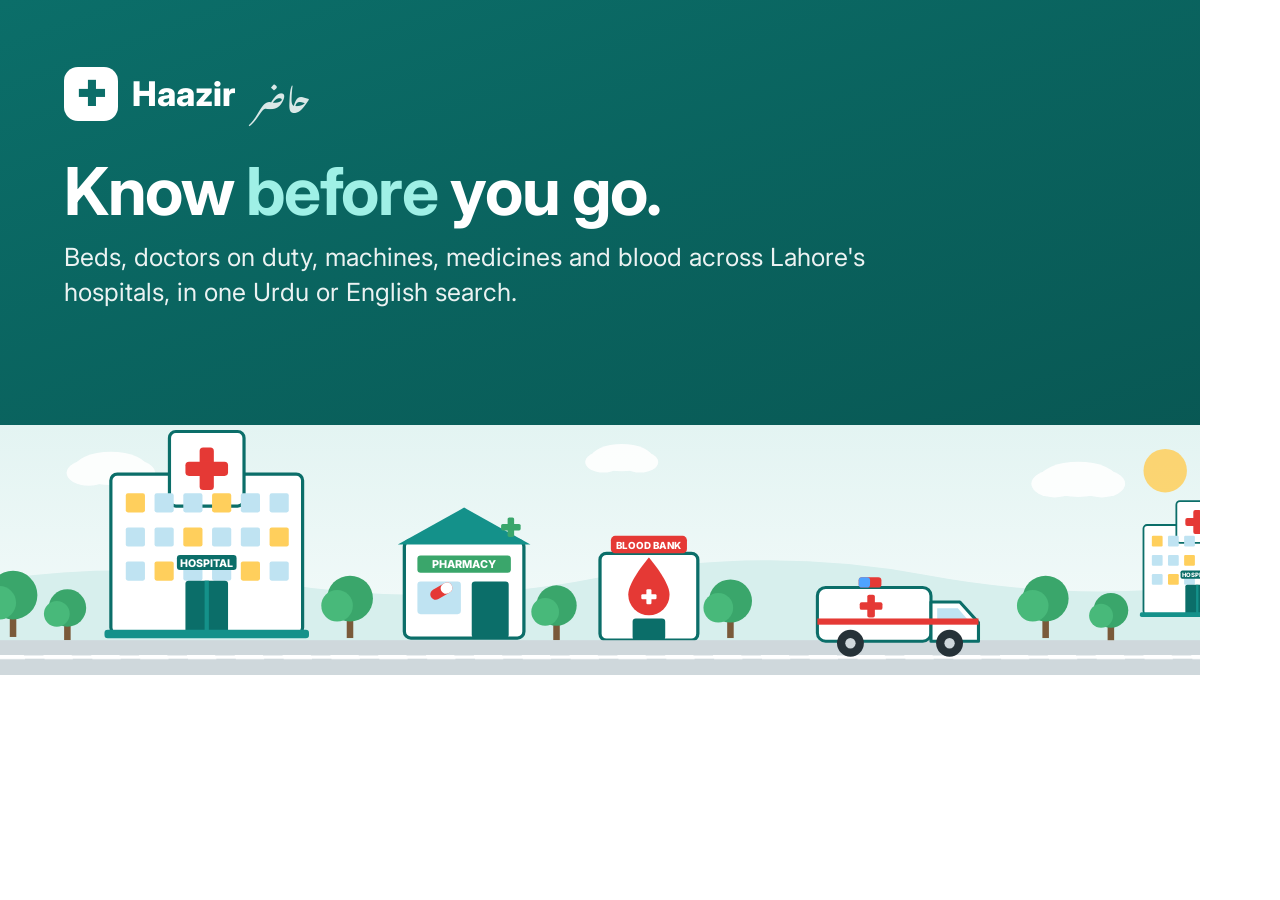
<file: media/cover.html>
<!doctype html>
<html><head><meta charset="utf-8"><title>Haazir cover</title>
<link href="https://fonts.googleapis.com/css2?family=Inter:wght@500;700;800&family=Noto+Nastaliq+Urdu:wght@700&display=swap" rel="stylesheet">
<style>
  html, body { margin: 0; width: 1200px; height: 675px; overflow: hidden; font-family: Inter, sans-serif; }
  .wrap { position: relative; width: 1200px; height: 675px; background: linear-gradient(160deg, #0b6e69, #08524e); color: #fff; }
  .top { padding: 56px 64px 0; }
  .logo { display: flex; align-items: center; gap: 14px; font-weight: 800; font-size: 34px; }
  .mark { width: 54px; height: 54px; border-radius: 14px; background: #fff; color: #0b6e69; display: grid; place-items: center; font-size: 34px; }
  .ur { font-family: "Noto Nastaliq Urdu", serif; font-size: 30px; opacity: .85; margin-inline-start: 6px; }
  h1 { font-size: 66px; line-height: 1.05; margin: 26px 0 14px; letter-spacing: -.02em; }
  h1 em { font-style: normal; color: #9ff0e6; }
  p { font-size: 25px; margin: 0; opacity: .92; max-width: 900px; line-height: 1.4; }
  .scene { position: absolute; left: 0; right: 0; bottom: 0; height: 250px; }
  .scene svg { width: 1200px; height: 250px; display: block; }
</style></head>
<body><div class="wrap">
  <div class="top">
    <div class="logo"><span class="mark">✚</span>Haazir <span class="ur">حاضر</span></div>
    <h1>Know <em>before</em> you go.</h1>
    <p>Beds, doctors on duty, machines, medicines and blood across Lahore's hospitals, in one Urdu or English search.</p>
  </div>
  <div class="scene" id="scene"></div>
</div>
<script src="../frontend/art.js"></script>
<script>document.getElementById("scene").innerHTML = window.HAAZIR_ART.scene;</script>
</body></html>
</file>
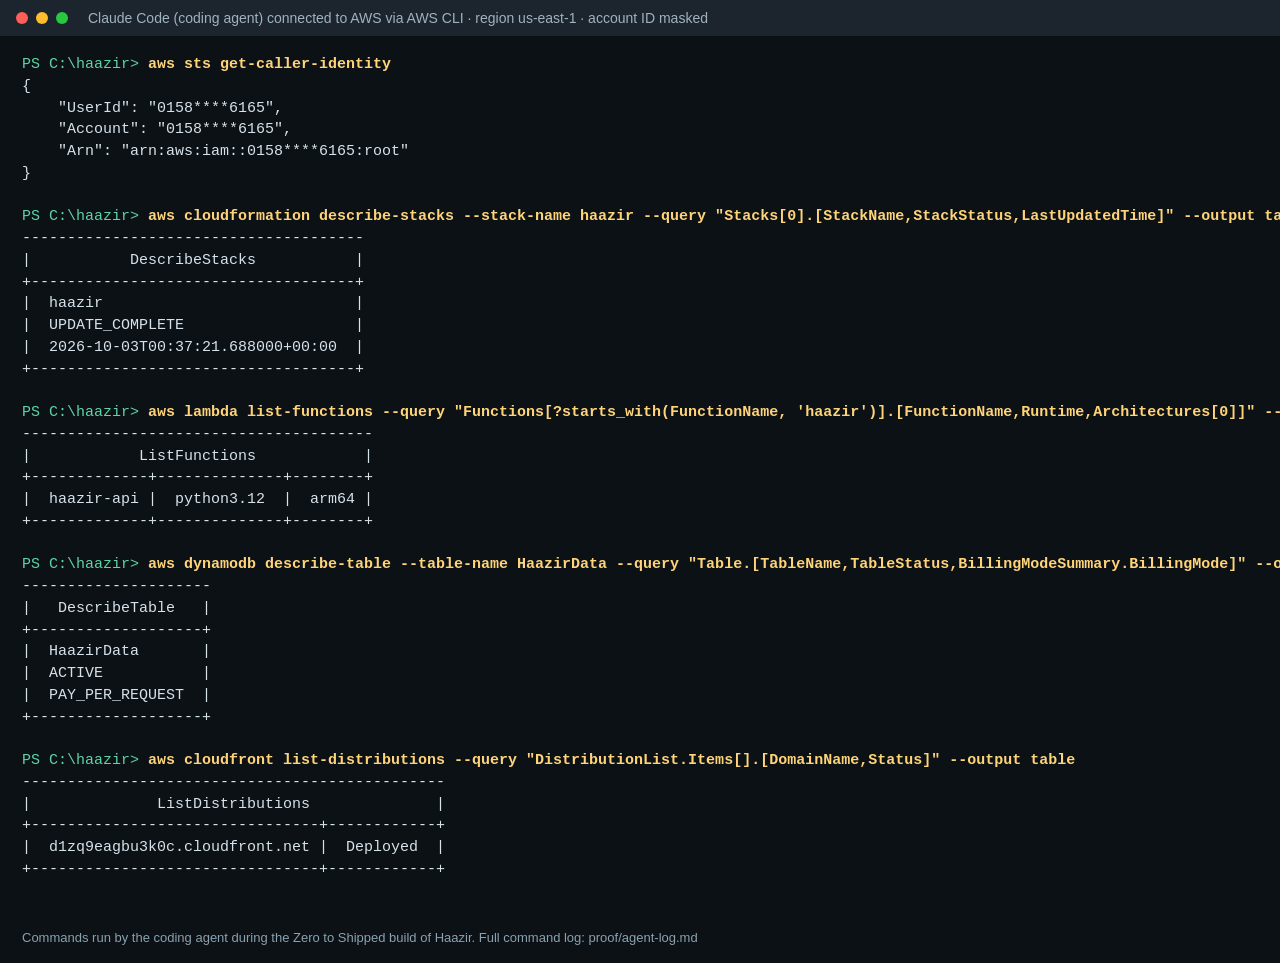
<file: media/proof.html>
<!doctype html><html><head><meta charset="utf-8"><title>Agent connection proof</title><style>
body { margin: 0; background: #0c1116; font-family: Consolas, 'Cascadia Mono', monospace; color: #d6e2ea; }
.bar { background: #1c252e; padding: 10px 16px; font-family: Segoe UI, sans-serif; font-size: 14px; color: #9fb2c0; display: flex; gap: 8px; align-items: center; }
.dot { width: 12px; height: 12px; border-radius: 50%; display: inline-block; }
.cap { margin-left: 12px; } pre { margin: 0; padding: 18px 22px; font-size: 15px; line-height: 1.45; white-space: pre; }
.p { color: #5fd3a5; } .c { color: #ffd479; font-weight: 700; }
.foot { padding: 10px 22px 18px; font-family: Segoe UI, sans-serif; font-size: 13px; color: #8aa1b0; }
</style></head><body>
<div class="bar"><span class="dot" style="background:#ff5f57"></span><span class="dot" style="background:#febc2e"></span><span class="dot" style="background:#28c840"></span><span class="cap">Claude Code (coding agent) connected to AWS via AWS CLI &middot; region us-east-1 &middot; account ID masked</span></div>
<pre><span class="p">PS C:\haazir&gt; </span><span class="c">aws sts get-caller-identity</span>
{
    &quot;UserId&quot;: &quot;0158****6165&quot;,
    &quot;Account&quot;: &quot;0158****6165&quot;,
    &quot;Arn&quot;: &quot;arn:aws:iam::0158****6165:root&quot;
}

<span class="p">PS C:\haazir&gt; </span><span class="c">aws cloudformation describe-stacks --stack-name haazir --query &quot;Stacks[0].[StackName,StackStatus,LastUpdatedTime]&quot; --output table</span>
--------------------------------------
|           DescribeStacks           |
+------------------------------------+
|  haazir                            |
|  UPDATE_COMPLETE                   |
|  2026-10-03T00:37:21.688000+00:00  |
+------------------------------------+

<span class="p">PS C:\haazir&gt; </span><span class="c">aws lambda list-functions --query &quot;Functions[?starts_with(FunctionName, &#39;haazir&#39;)].[FunctionName,Runtime,Architectures[0]]&quot; --output table</span>
---------------------------------------
|            ListFunctions            |
+-------------+--------------+--------+
|  haazir-api |  python3.12  |  arm64 |
+-------------+--------------+--------+

<span class="p">PS C:\haazir&gt; </span><span class="c">aws dynamodb describe-table --table-name HaazirData --query &quot;Table.[TableName,TableStatus,BillingModeSummary.BillingMode]&quot; --output table</span>
---------------------
|   DescribeTable   |
+-------------------+
|  HaazirData       |
|  ACTIVE           |
|  PAY_PER_REQUEST  |
+-------------------+

<span class="p">PS C:\haazir&gt; </span><span class="c">aws cloudfront list-distributions --query &quot;DistributionList.Items[].[DomainName,Status]&quot; --output table</span>
-----------------------------------------------
|              ListDistributions              |
+--------------------------------+------------+
|  d1zq9eagbu3k0c.cloudfront.net |  Deployed  |
+--------------------------------+------------+

</pre>
<div class="foot">Commands run by the coding agent during the Zero to Shipped build of Haazir. Full command log: proof/agent-log.md</div>
</body></html>
</file>
